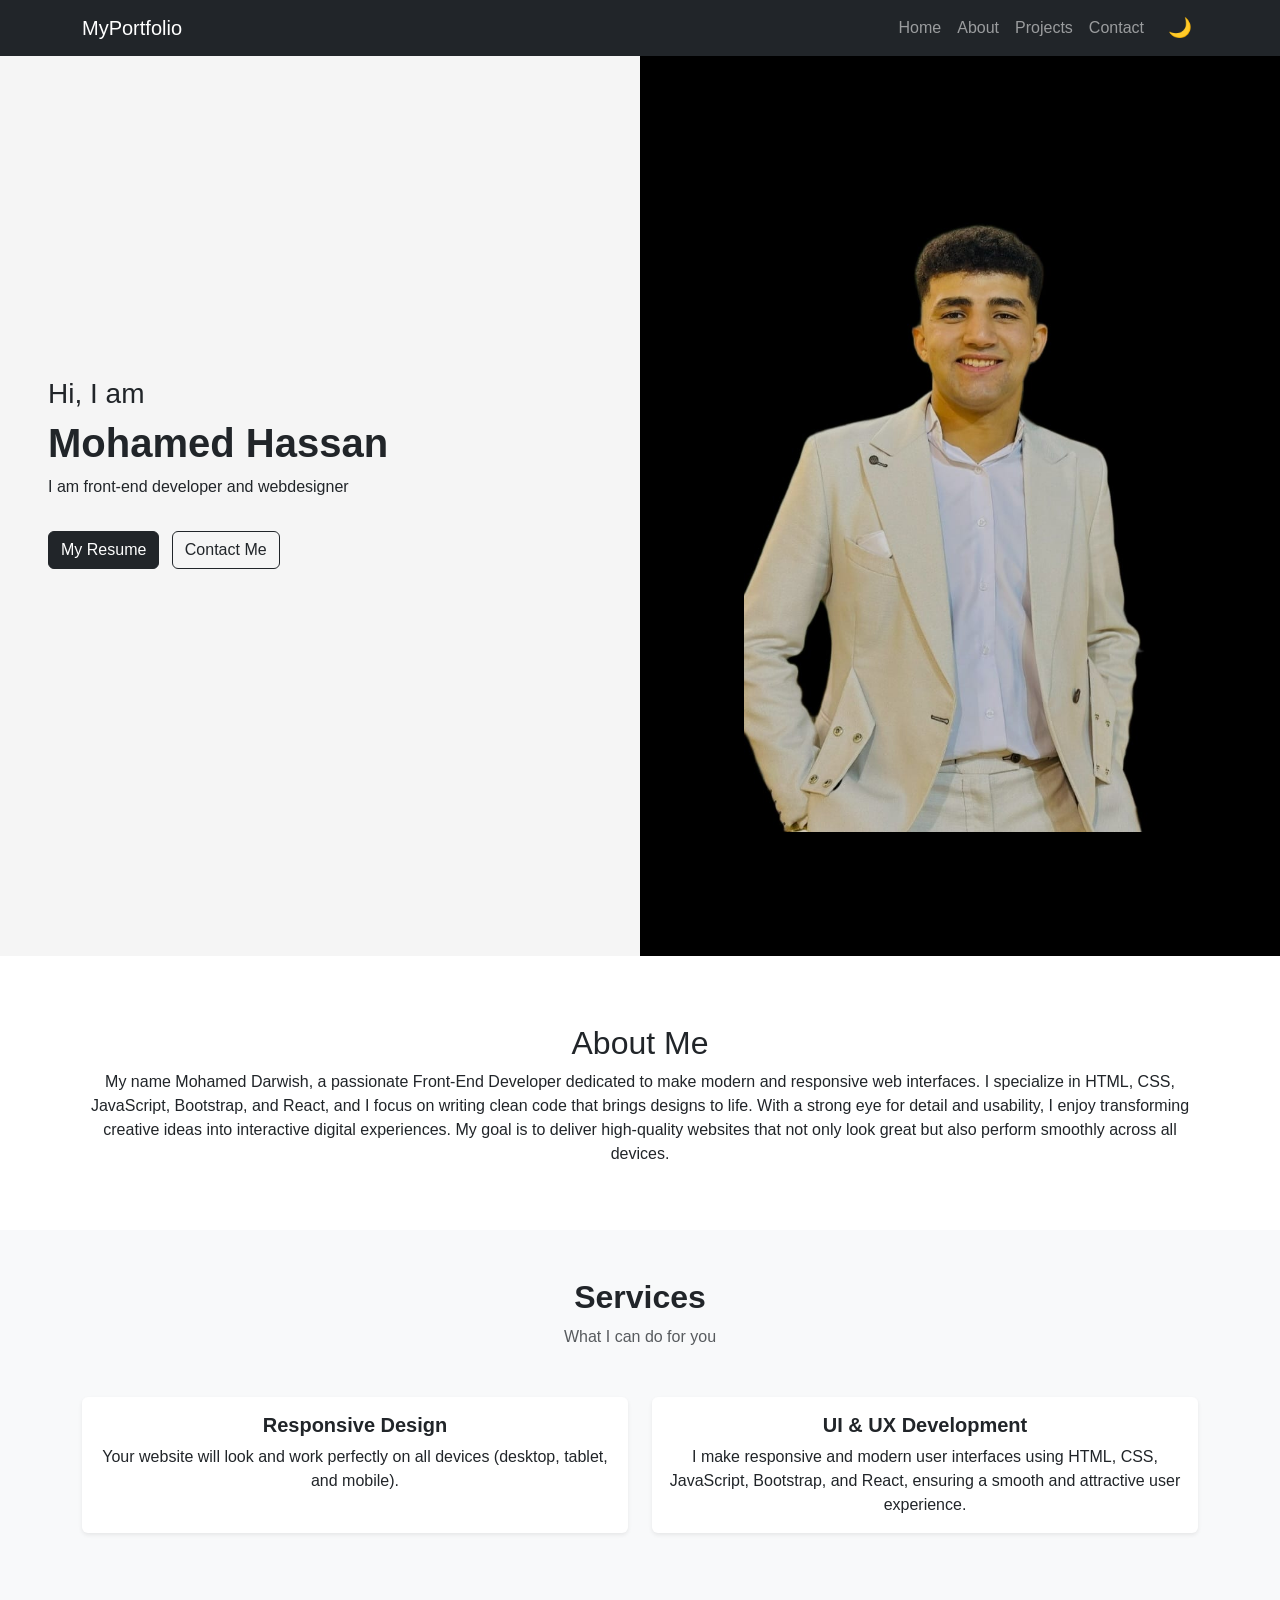
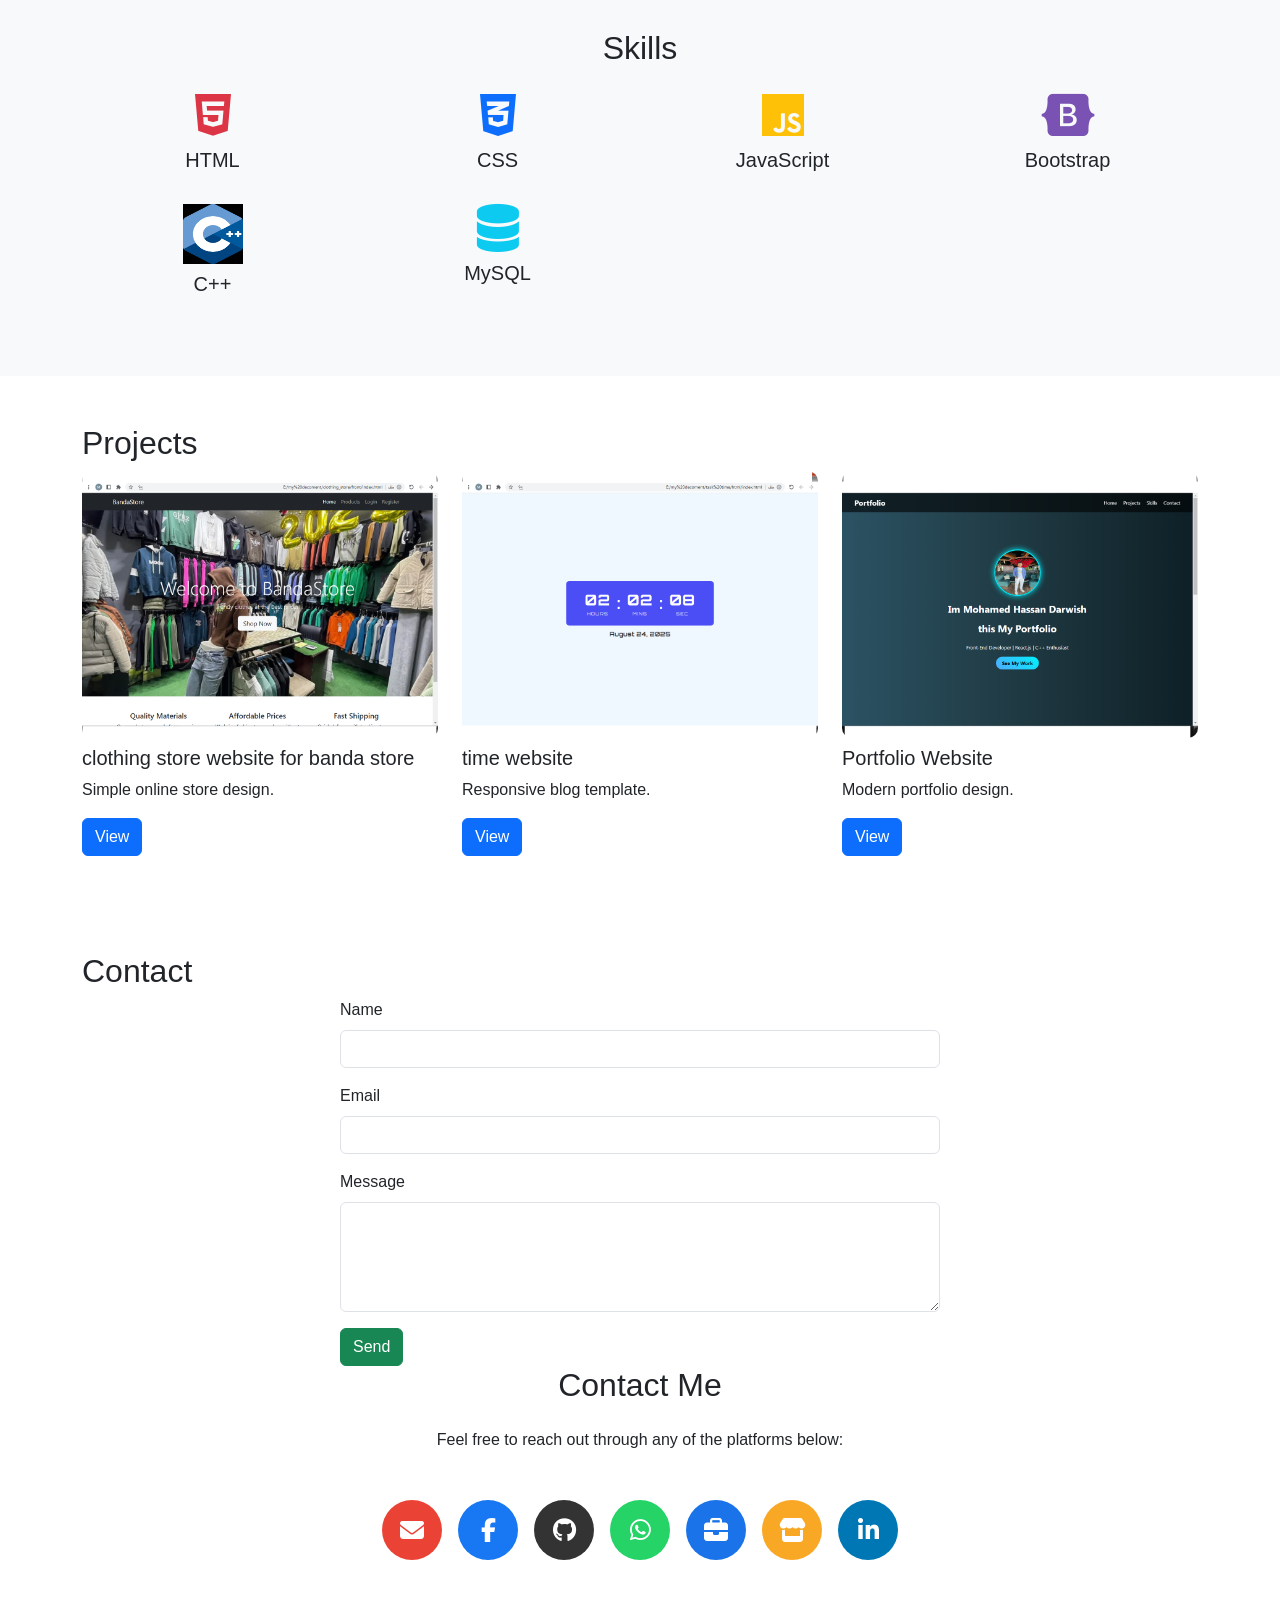
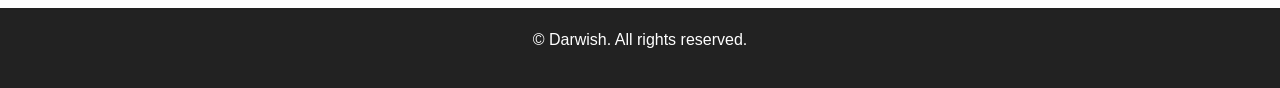
<file: index.html>
<!DOCTYPE html>
<html lang="en">
<head>
  <meta charset="UTF-8" />
  <meta name="viewport" content="width=device-width, initial-scale=1.0" />
  <title>Portfolio Darwish </title>
  <link rel="stylesheet" href="https://cdnjs.cloudflare.com/ajax/libs/font-awesome/6.4.0/css/all.min.css">
  <link href="https://cdn.jsdelivr.net/npm/bootstrap@5.3.0/dist/css/bootstrap.min.css" rel="stylesheet">
  <link rel="stylesheet" href="../css/style.css">
</head>
<body>

 <!-- Navbar -->
<nav class="navbar navbar-expand-lg navbar-dark bg-dark">
  <div class="container">
    <a class="navbar-brand" href="#">MyPortfolio</a>
    <button class="navbar-toggler" type="button" data-bs-toggle="collapse" data-bs-target="#navbarNav"
      aria-controls="navbarNav" aria-expanded="false" aria-label="Toggle navigation">
      <span class="navbar-toggler-icon"></span>
    </button>
    <div class="collapse navbar-collapse" id="navbarNav">
      <ul class="navbar-nav ms-auto">
        <li class="nav-item"><a class="nav-link" href="#home">Home</a></li>
        <li class="nav-item"><a class="nav-link" href="#about">About</a></li>
        <li class="nav-item"><a class="nav-link" href="#projects">Projects</a></li>
        <li class="nav-item"><a class="nav-link" href="#contact">Contact</a></li>
      </ul>
      <button id="themeToggle" class="theme-toggle">🌙</button>
    </div>
  </div>
</nav>

<!-- Home Section -->
<section id="home" class="d-flex align-items-center">
  <div class="container-fluid">
    <div class="row">
      <!-- Left Side (Text) -->
      <div class="col-md-6 d-flex flex-column justify-content-center p-5 text-dark left-side">
        <h3>Hi, I am</h3>
        <h1 class="fw-bold">Mohamed Hassan</h1>
        <p>I am front-end developer and webdesigner</p>
        <div class="mt-3">
          <a href="https://drive.google.com/file/d/12m2w_j2RHR8ENNpghXW5mYnGNS5TeDXA/view?usp=drive_link" class="btn btn-dark me-2">My Resume</a>
          <a href="#contact" class="btn btn-outline-dark">Contact Me</a>
        </div>
        <div class="mt-4">
          <a href="#"><i class="bi bi-facebook fs-3 me-3"></i></a>
          <a href="#"><i class="bi bi-whatsapp fs-3 me-3"></i></a>
          <a href="#"><i class="bi bi-linkedin fs-3"></i></a>
        </div>
      </div>

      <!-- Right Side (Image) -->
      <div class="col-md-6 d-flex justify-content-center align-items-center right-side">
        <img src="../img/WhatsApp Image 2025-09-18 at 6.14.49 PM.jpeg" alt="My Photo" class="img-fluid">
      </div>
    </div>
  </div>
</section>



  <!-- About -->
  <section id="about" class="container py-5 text-center">
    <h2 class="section-title">About Me</h2>
    <p>
      My name Mohamed Darwish, a passionate Front-End Developer dedicated to make modern and responsive web interfaces. I specialize in HTML, CSS, JavaScript, Bootstrap, and React, and I focus on writing clean code that brings designs to life. With a strong eye for detail and usability, I enjoy transforming creative ideas into interactive digital experiences. My goal is to deliver high-quality websites that not only look great but also perform smoothly across all devices.
    </p>
  </section>

<!-- Services Section -->
<section id="services" class="py-5 bg-light">
  <div class="container">
    <div class="text-center mb-5">
      <h2 class="fw-bold">Services</h2>
      <p class="text-muted">What I can do for you</p>
    </div>
    <div class="row g-4">
      
      <!-- Service 1 -->
      <div class="col-md-6">
        <div class="card h-100 shadow-sm border-0">
          <div class="card-body text-center">
            <i class="bi bi-laptop fs-1 text-primary mb-3"></i>
            <h5 class="card-title fw-bold">Responsive Design</h5>
            <p class="card-text">
              Your website will look and work perfectly on all devices (desktop, tablet, and mobile).
            </p>
          </div>
        </div>
      </div>

      <!-- Service 2 -->
      <div class="col-md-6">
        <div class="card h-100 shadow-sm border-0">
          <div class="card-body text-center">
            <i class="bi bi-code-slash fs-1 text-success mb-3"></i>
            <h5 class="card-title fw-bold">UI & UX Development</h5>
            <p class="card-text">
              I make responsive and modern user interfaces using HTML, CSS, JavaScript, Bootstrap, 
              and React, ensuring a smooth and attractive user experience.
            </p>
          </div>
        </div>
      </div>

    </div>
  </div>
</section>

 <!-- Skills Section -->
<section id="skills" class="py-5 bg-light">
  <div class="container">
    <h2 class="text-center mb-4">Skills</h2>
    <div class="row text-center">

      <!-- HTML -->
      <div class="col-md-3 col-6 mb-4">
        <i class="fab fa-html5 fa-3x text-danger"></i>
        <h5 class="mt-2">HTML</h5>
      </div>

      <!-- CSS -->
      <div class="col-md-3 col-6 mb-4">
        <i class="fab fa-css3-alt fa-3x text-primary"></i>
        <h5 class="mt-2">CSS</h5>
      </div>

      <!-- JavaScript -->
      <div class="col-md-3 col-6 mb-4">
        <i class="fab fa-js fa-3x text-warning"></i>
        <h5 class="mt-2">JavaScript</h5>
      </div>

      <!-- Bootstrap -->
      <div class="col-md-3 col-6 mb-4">
        <i class="fab fa-bootstrap fa-3x text-purple"></i>
        <h5 class="mt-2">Bootstrap</h5>
      </div>

      <!-- C++ -->
      <div class="col-md-3 col-6 mb-4">
        <img src="../img/WhatsApp Image 2025-09-18 at 7.00.42 PM.jpeg" alt="C++" width="60" height="60">
        <h5 class="mt-2">C++</h5>
      </div>

      

      <!-- MySQL -->
      <div class="col-md-3 col-6 mb-4">
        <i class="fas fa-database fa-3x text-info"></i>
        <h5 class="mt-2">MySQL</h5>
      </div>

    </div>
  </div>
</section>



  <!-- Projects -->
  <section id="projects" class="container py-5">
    <h2 class="section-title">Projects</h2>
    <div class="row gy-4">
      <div class="col-md-6 col-lg-4 project-card">
        <img src="../img/bandastore.png" alt="Project 1">
        <h5 class="mt-2">clothing store website for banda store</h5>
        <p>Simple online store design.</p>
        <a href="#" class="btn btn-primary">View</a>
      </div>
      <div class="col-md-6 col-lg-4 project-card">
        <img src="../img/clock.png" alt="Project 2">
        <h5 class="mt-2">time website</h5>
        <p>Responsive blog template.</p>
        <a href="#" class="btn btn-primary">View</a>
      </div>
      <div class="col-md-6 col-lg-4 project-card">
        <img src="../img/portfoilo.png" alt="Project 3">
        <h5 class="mt-2">Portfolio Website</h5>
        <p>Modern portfolio design.</p>
        <a href="#" class="btn btn-primary">View</a>
      </div>
    </div>
  </section>

  <!-- Contact -->
  <section id="contact" class="container py-5">
    <h2 class="section-title">Contact</h2>
    <form class="mx-auto" style="max-width:600px;">
      <div class="mb-3">
        <label for="name" class="form-label">Name</label>
        <input type="text" class="form-control" id="name" required>
      </div>
      <div class="mb-3">
        <label for="email" class="form-label">Email</label>
        <input type="email" class="form-control" id="email" required>
      </div>
      <div class="mb-3">
        <label for="message" class="form-label">Message</label>
        <textarea class="form-control" id="message" rows="4" required></textarea>
      </div>
      <button type="submit" class="btn btn-success">Send</button>
    </form>
    <div class="container text-center">
      <h2 class="mb-4">Contact Me</h2>
      <p class="mb-5">Feel free to reach out through any of the platforms below:</p>
      <div class="d-flex flex-wrap justify-content-center gap-3">
  
        <!-- Email -->
        <a href="mailto:mh2002796@gmail.com" target="_blank" class="contact-icon email">
          <i class="fas fa-envelope"></i>
        </a>
        <!-- Facebook -->
<a href="https://www.facebook.com/share/1B4fSJzFU7/" target="_blank" class="contact-icon facebook">
  <i class="fab fa-facebook-f"></i>
</a>

<!-- GitHub -->
<a href="https://github.com/darwish2212" target="_blank" class="contact-icon github">
  <i class="fab fa-github"></i>
</a>
        
  
        <!-- WhatsApp -->
        <a href="https://wa.me/+201062851049" target="_blank" class="contact-icon whatsapp">
          <i class="fab fa-whatsapp"></i>
        </a>
  
        <!-- Mostaql -->
        <a href="https://mostaql.com/account/profile" target="_blank" class="contact-icon mostaql">
          <i class="fas fa-briefcase"></i>
        </a>
  
        <!-- Khamsat -->
        <a href="https://khamsat.com/user/darwish2005" target="_blank" class="contact-icon khamsat">
          <i class="fas fa-store"></i>
        </a>
  
        <!-- LinkedIn -->
        <a href="https://www.linkedin.com/in/mhmd-7assan-832446377?utm_source=share&utm_campaign=share_via&utm_content=profile&utm_medium=android_app" target="_blank" class="contact-icon linkedin">
          <i class="fab fa-linkedin-in"></i>
        </a>
  
      </div>
    </div>
  </section>


  <!-- Footer -->
  <footer>
    <p>© Darwish. All rights reserved.</p>
  </footer>

  <!-- Bootstrap JS + Custom JS -->
  <script src="https://cdn.jsdelivr.net/npm/bootstrap@5.3.0/dist/js/bootstrap.bundle.min.js"></script>
  <script src="../js/main.js"></script>
</body>
</html>
</file>
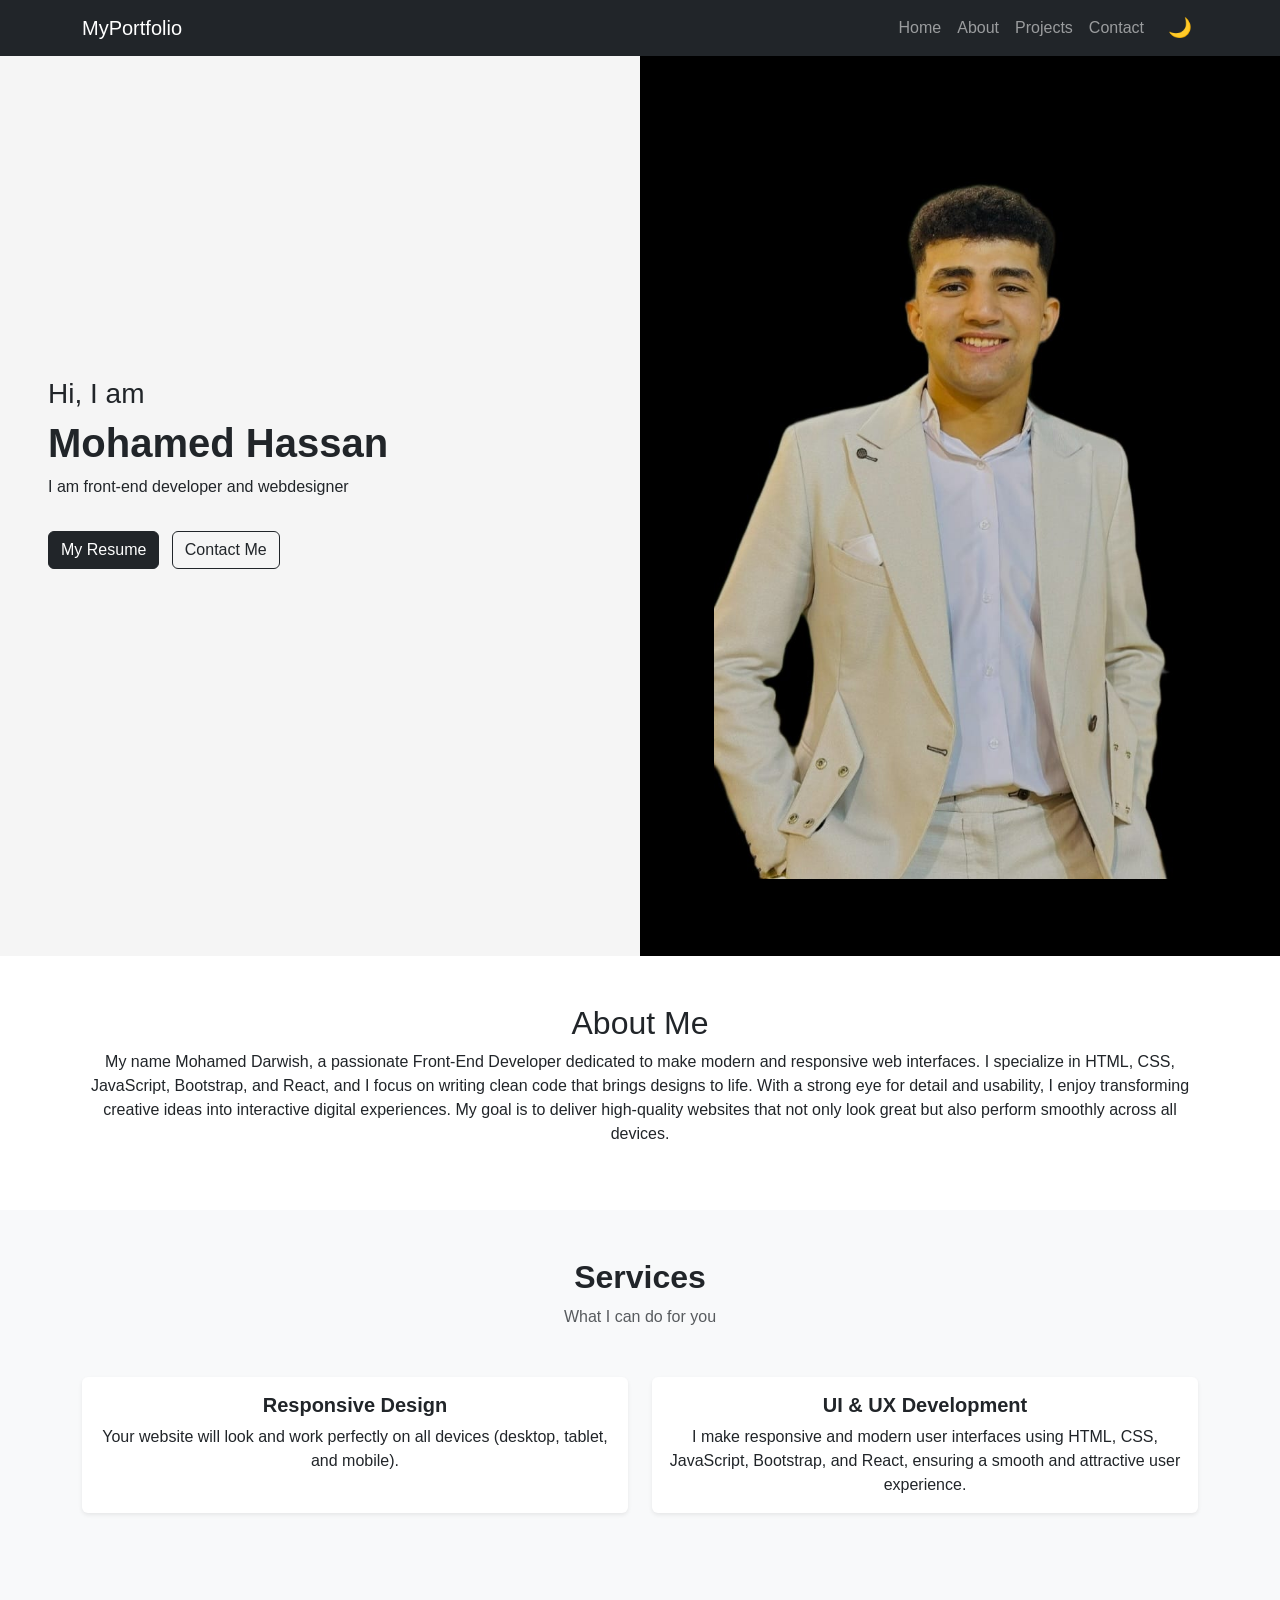
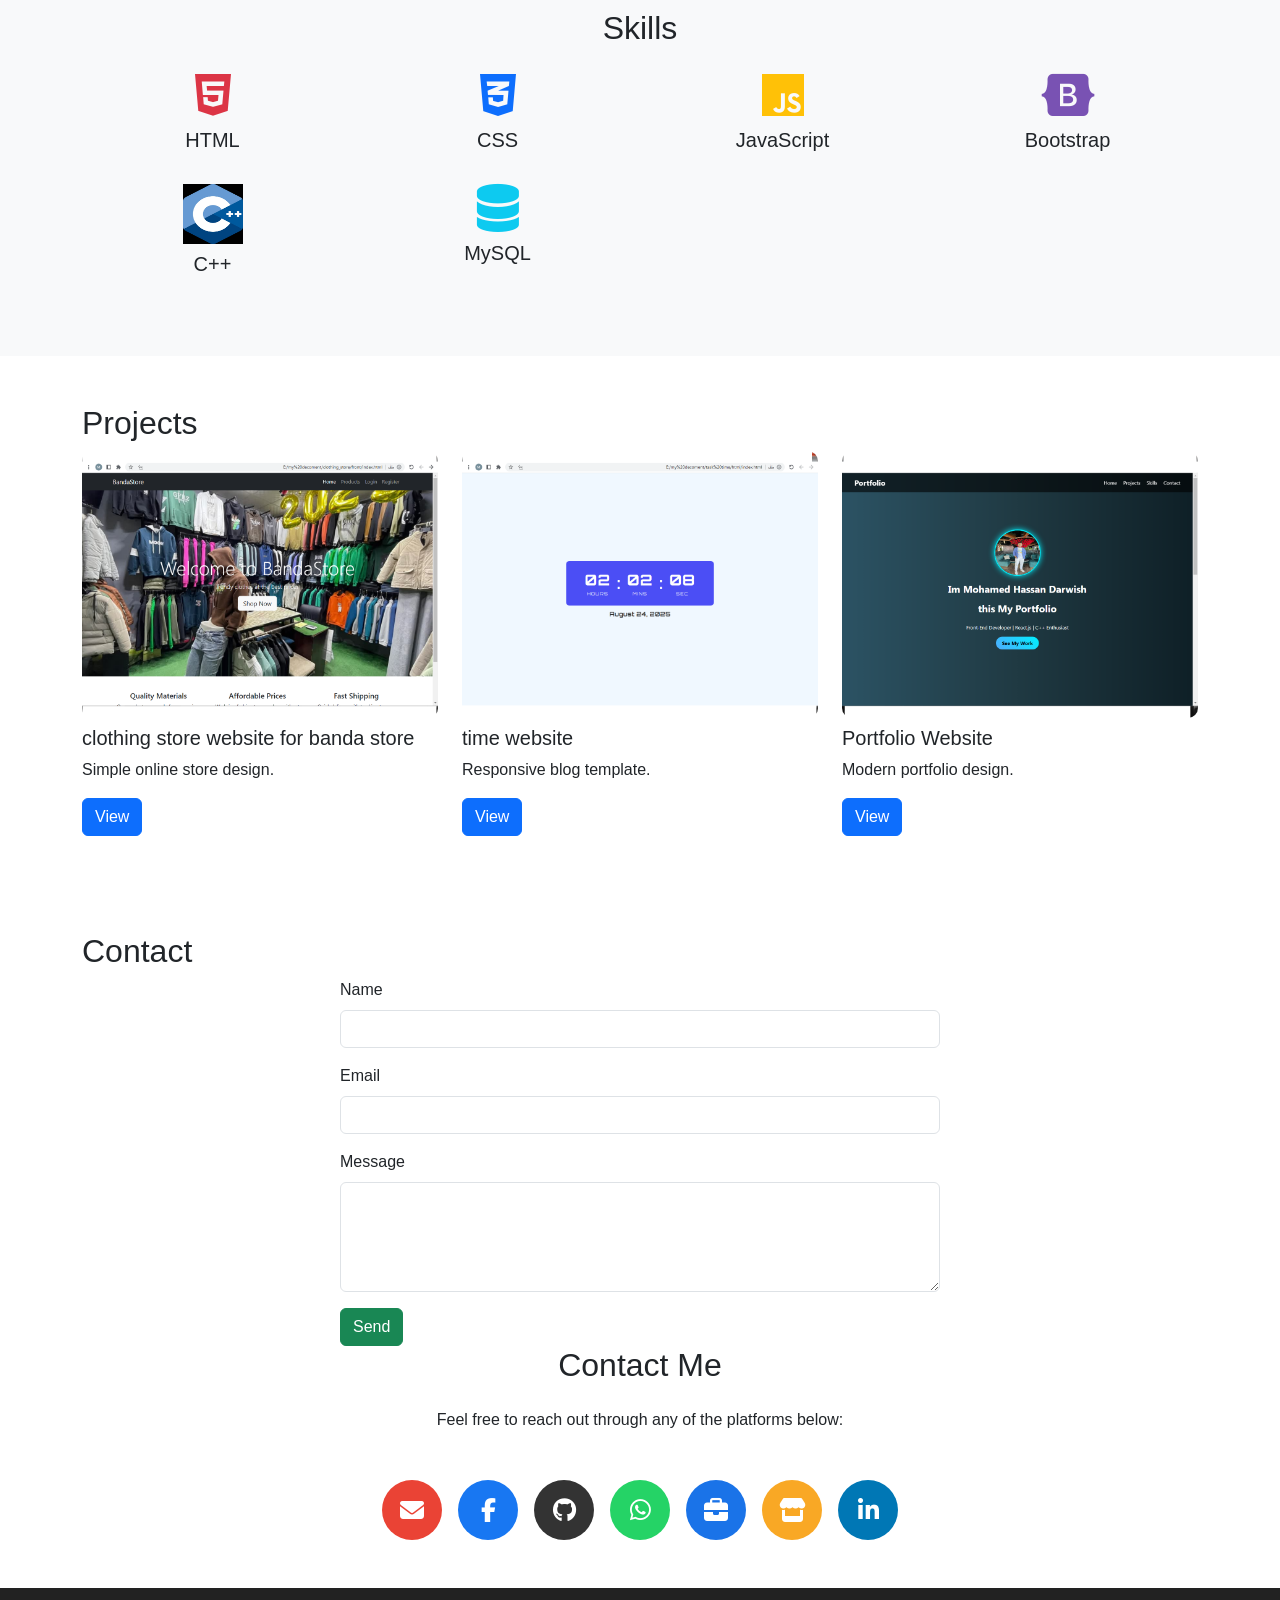
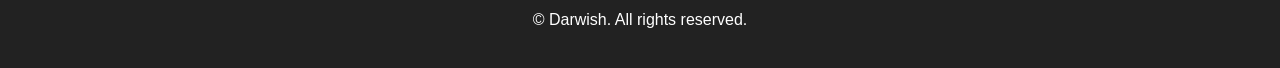
<file: Mohamed hassan portfolio/html/portfolio.html>
<!DOCTYPE html>
<html lang="en">
<head>
  <meta charset="UTF-8" />
  <meta name="viewport" content="width=device-width, initial-scale=1.0" />
  <title>My Portfolio</title>
  <link rel="stylesheet" href="https://cdnjs.cloudflare.com/ajax/libs/font-awesome/6.4.0/css/all.min.css">
  <link href="https://cdn.jsdelivr.net/npm/bootstrap@5.3.0/dist/css/bootstrap.min.css" rel="stylesheet">
  <link rel="stylesheet" href="../css/style.css">
</head>
<body>

 <!-- Navbar -->
<nav class="navbar navbar-expand-lg navbar-dark bg-dark">
  <div class="container">
    <a class="navbar-brand" href="#">MyPortfolio</a>
    <button class="navbar-toggler" type="button" data-bs-toggle="collapse" data-bs-target="#navbarNav"
      aria-controls="navbarNav" aria-expanded="false" aria-label="Toggle navigation">
      <span class="navbar-toggler-icon"></span>
    </button>
    <div class="collapse navbar-collapse" id="navbarNav">
      <ul class="navbar-nav ms-auto">
        <li class="nav-item"><a class="nav-link" href="#home">Home</a></li>
        <li class="nav-item"><a class="nav-link" href="#about">About</a></li>
        <li class="nav-item"><a class="nav-link" href="#projects">Projects</a></li>
        <li class="nav-item"><a class="nav-link" href="#contact">Contact</a></li>
      </ul>
      <button id="themeToggle" class="theme-toggle">🌙</button>
    </div>
  </div>
</nav>

<!-- Home Section -->
<section id="home" class="d-flex align-items-center">
  <div class="container-fluid">
    <div class="row">
      <!-- Left Side (Text) -->
      <div class="col-md-6 d-flex flex-column justify-content-center p-5 text-dark left-side">
        <h3>Hi, I am</h3>
        <h1 class="fw-bold">Mohamed Hassan</h1>
        <p>I am front-end developer and webdesigner</p>
        <div class="mt-3">
          <a href="#resume" class="btn btn-dark me-2">My Resume</a>
          <a href="#contact" class="btn btn-outline-dark">Contact Me</a>
        </div>
        <div class="mt-4">
          <a href="#"><i class="bi bi-facebook fs-3 me-3"></i></a>
          <a href="#"><i class="bi bi-whatsapp fs-3 me-3"></i></a>
          <a href="#"><i class="bi bi-linkedin fs-3"></i></a>
        </div>
      </div>

      <!-- Right Side (Image) -->
      <div class="col-md-6 d-flex justify-content-center align-items-center right-side">
        <img src="../img/WhatsApp Image 2025-09-18 at 6.14.49 PM.jpeg" alt="My Photo" class="img-fluid">
      </div>
    </div>
  </div>
</section>



  <!-- About -->
  <section id="about" class="container py-5 text-center">
    <h2 class="section-title">About Me</h2>
    <p>
      My name Mohamed Darwish, a passionate Front-End Developer dedicated to make modern and responsive web interfaces. I specialize in HTML, CSS, JavaScript, Bootstrap, and React, and I focus on writing clean code that brings designs to life. With a strong eye for detail and usability, I enjoy transforming creative ideas into interactive digital experiences. My goal is to deliver high-quality websites that not only look great but also perform smoothly across all devices.
    </p>
  </section>

<!-- Services Section -->
<section id="services" class="py-5 bg-light">
  <div class="container">
    <div class="text-center mb-5">
      <h2 class="fw-bold">Services</h2>
      <p class="text-muted">What I can do for you</p>
    </div>
    <div class="row g-4">
      
      <!-- Service 1 -->
      <div class="col-md-6">
        <div class="card h-100 shadow-sm border-0">
          <div class="card-body text-center">
            <i class="bi bi-laptop fs-1 text-primary mb-3"></i>
            <h5 class="card-title fw-bold">Responsive Design</h5>
            <p class="card-text">
              Your website will look and work perfectly on all devices (desktop, tablet, and mobile).
            </p>
          </div>
        </div>
      </div>

      <!-- Service 2 -->
      <div class="col-md-6">
        <div class="card h-100 shadow-sm border-0">
          <div class="card-body text-center">
            <i class="bi bi-code-slash fs-1 text-success mb-3"></i>
            <h5 class="card-title fw-bold">UI & UX Development</h5>
            <p class="card-text">
              I make responsive and modern user interfaces using HTML, CSS, JavaScript, Bootstrap, 
              and React, ensuring a smooth and attractive user experience.
            </p>
          </div>
        </div>
      </div>

    </div>
  </div>
</section>

 <!-- Skills Section -->
<section id="skills" class="py-5 bg-light">
  <div class="container">
    <h2 class="text-center mb-4">Skills</h2>
    <div class="row text-center">

      <!-- HTML -->
      <div class="col-md-3 col-6 mb-4">
        <i class="fab fa-html5 fa-3x text-danger"></i>
        <h5 class="mt-2">HTML</h5>
      </div>

      <!-- CSS -->
      <div class="col-md-3 col-6 mb-4">
        <i class="fab fa-css3-alt fa-3x text-primary"></i>
        <h5 class="mt-2">CSS</h5>
      </div>

      <!-- JavaScript -->
      <div class="col-md-3 col-6 mb-4">
        <i class="fab fa-js fa-3x text-warning"></i>
        <h5 class="mt-2">JavaScript</h5>
      </div>

      <!-- Bootstrap -->
      <div class="col-md-3 col-6 mb-4">
        <i class="fab fa-bootstrap fa-3x text-purple"></i>
        <h5 class="mt-2">Bootstrap</h5>
      </div>

      <!-- C++ -->
      <div class="col-md-3 col-6 mb-4">
        <img src="../img/WhatsApp Image 2025-09-18 at 7.00.42 PM.jpeg" alt="C++" width="60" height="60">
        <h5 class="mt-2">C++</h5>
      </div>

      

      <!-- MySQL -->
      <div class="col-md-3 col-6 mb-4">
        <i class="fas fa-database fa-3x text-info"></i>
        <h5 class="mt-2">MySQL</h5>
      </div>

    </div>
  </div>
</section>



  <!-- Projects -->
  <section id="projects" class="container py-5">
    <h2 class="section-title">Projects</h2>
    <div class="row gy-4">
      <div class="col-md-6 col-lg-4 project-card">
        <img src="../img/bandastore.png" alt="Project 1">
        <h5 class="mt-2">clothing store website for banda store</h5>
        <p>Simple online store design.</p>
        <a href="#" class="btn btn-primary">View</a>
      </div>
      <div class="col-md-6 col-lg-4 project-card">
        <img src="../img/clock.png" alt="Project 2">
        <h5 class="mt-2">time website</h5>
        <p>Responsive blog template.</p>
        <a href="#" class="btn btn-primary">View</a>
      </div>
      <div class="col-md-6 col-lg-4 project-card">
        <img src="../img/portfoilo.png" alt="Project 3">
        <h5 class="mt-2">Portfolio Website</h5>
        <p>Modern portfolio design.</p>
        <a href="#" class="btn btn-primary">View</a>
      </div>
    </div>
  </section>

  <!-- Contact -->
  <section id="contact" class="container py-5">
    <h2 class="section-title">Contact</h2>
    <form class="mx-auto" style="max-width:600px;">
      <div class="mb-3">
        <label for="name" class="form-label">Name</label>
        <input type="text" class="form-control" id="name" required>
      </div>
      <div class="mb-3">
        <label for="email" class="form-label">Email</label>
        <input type="email" class="form-control" id="email" required>
      </div>
      <div class="mb-3">
        <label for="message" class="form-label">Message</label>
        <textarea class="form-control" id="message" rows="4" required></textarea>
      </div>
      <button type="submit" class="btn btn-success">Send</button>
    </form>
    <div class="container text-center">
      <h2 class="mb-4">Contact Me</h2>
      <p class="mb-5">Feel free to reach out through any of the platforms below:</p>
      <div class="d-flex flex-wrap justify-content-center gap-3">
  
        <!-- Email -->
        <a href="mailto:mh2002796@gmail.com" target="_blank" class="contact-icon email">
          <i class="fas fa-envelope"></i>
        </a>
        <!-- Facebook -->
<a href="https://www.facebook.com/share/1B4fSJzFU7/" target="_blank" class="contact-icon facebook">
  <i class="fab fa-facebook-f"></i>
</a>

<!-- GitHub -->
<a href="https://github.com/darwish2212" target="_blank" class="contact-icon github">
  <i class="fab fa-github"></i>
</a>
        
  
        <!-- WhatsApp -->
        <a href="https://wa.me/+201062851049" target="_blank" class="contact-icon whatsapp">
          <i class="fab fa-whatsapp"></i>
        </a>
  
        <!-- Mostaql -->
        <a href="https://mostaql.com/account/profile" target="_blank" class="contact-icon mostaql">
          <i class="fas fa-briefcase"></i>
        </a>
  
        <!-- Khamsat -->
        <a href="https://khamsat.com/user/darwish2005" target="_blank" class="contact-icon khamsat">
          <i class="fas fa-store"></i>
        </a>
  
        <!-- LinkedIn -->
        <a href="https://www.linkedin.com/in/mhmd-7assan-832446377?utm_source=share&utm_campaign=share_via&utm_content=profile&utm_medium=android_app" target="_blank" class="contact-icon linkedin">
          <i class="fab fa-linkedin-in"></i>
        </a>
  
      </div>
    </div>
  </section>


  <!-- Footer -->
  <footer>
    <p>© Darwish. All rights reserved.</p>
  </footer>

  <!-- Bootstrap JS + Custom JS -->
  <script src="https://cdn.jsdelivr.net/npm/bootstrap@5.3.0/dist/js/bootstrap.bundle.min.js"></script>
  <script src="../js/main.js"></script>
</body>
</html>
</file>
<file: css/style.css>
body {
    font-family: 'Arial', sans-serif;
    scroll-behavior: smooth;
    transition: background 0.3s, color 0.3s;
  }

#home {
  height: 100vh;
  margin-bottom: 20px;
}

.left-side {
  background:whitesmoke;; /* رمادي فاتح */
  min-height: 100vh;
}

.right-side {
  background: #000; /* أسود */
  min-height: 100vh;
}

#home img {
  max-width: 70%;
  height: auto;
}

  
  #services .card {
    transition: transform 0.3s ease;
  }
  
  #services .card:hover {
    transform: translateY(-10px);
  }
  #skills img, 
#skills i {
  transition: transform 0.3s;
}
#skills img:hover,
#skills i:hover {
  transform: scale(1.2);
}
.text-purple {
  color: #7952b3;
}
/* Contact icons style */
.contact-icon {
  display: flex;
  align-items: center;
  justify-content: center;
  width: 60px;
  height: 60px;
  border-radius: 50%;
  color: #fff;
  font-size: 24px;
  transition: transform 0.3s, background 0.3s;
  text-decoration: none;
}

/* Colors per platform */
.contact-icon.email { background: #ea4335; }     /* Gmail Red */
.contact-icon.whatsapp { background: #25d366; } /* WhatsApp Green */
.contact-icon.mostaql { background: #1a73e8; }  /* Blue */
.contact-icon.khamsat { background: #f9a825; }  /* Yellowish */
.contact-icon.linkedin { background: #0077b5; } /* LinkedIn Blue */
.contact-icon.facebook { background: #1877f2; } /* Facebook Blue */
.contact-icon.github { background: #333; }      /* GitHub Black */

.contact-icon:hover {
  transform: scale(1.1);
  opacity: 0.9;
}

  .project-card img {
    width: 100%;
    border-radius: 10px;
    transition: transform 0.3s;
  }
  
  .project-card img:hover {
    transform: scale(1.05);
  }
  
  footer {
    background: #222;
    color: white;
    padding: 20px 0;
    text-align: center;
  }
  
  .theme-toggle {
    cursor: pointer;
    border: none;
    background: none;
    font-size: 1.2rem;
    color: white;
    margin-left: 10px;
  }
  
  /* Dark Mode */
  body.dark-mode {
    background-color: #121212;
    color: #eaeaea;
  }
  
  body.dark-mode .navbar {
    background-color: #222 !important;
  }
  
  body.dark-mode footer {
    background-color: #222;
    color: #ccc;
  }
  
  body.dark-mode .card {
    background-color: #1e1e1e;
    color: #eee;
  }
</file>
<file: Mohamed hassan portfolio/css/style.css>
body {
    font-family: 'Arial', sans-serif;
    scroll-behavior: smooth;
    transition: background 0.3s, color 0.3s;
  }

#home {
  height: 100vh;
}

.left-side {
  background:whitesmoke;; /* رمادي فاتح */
  min-height: 100vh;
}

.right-side {
  background: #000; /* أسود */
  min-height: 100vh;
}

#home img {
  max-width: 80%;
  height: auto;
}

  
  #services .card {
    transition: transform 0.3s ease;
  }
  
  #services .card:hover {
    transform: translateY(-10px);
  }
  #skills img, 
#skills i {
  transition: transform 0.3s;
}
#skills img:hover,
#skills i:hover {
  transform: scale(1.2);
}
.text-purple {
  color: #7952b3;
}
/* Contact icons style */
.contact-icon {
  display: flex;
  align-items: center;
  justify-content: center;
  width: 60px;
  height: 60px;
  border-radius: 50%;
  color: #fff;
  font-size: 24px;
  transition: transform 0.3s, background 0.3s;
  text-decoration: none;
}

/* Colors per platform */
.contact-icon.email { background: #ea4335; }     /* Gmail Red */
.contact-icon.whatsapp { background: #25d366; } /* WhatsApp Green */
.contact-icon.mostaql { background: #1a73e8; }  /* Blue */
.contact-icon.khamsat { background: #f9a825; }  /* Yellowish */
.contact-icon.linkedin { background: #0077b5; } /* LinkedIn Blue */
.contact-icon.facebook { background: #1877f2; } /* Facebook Blue */
.contact-icon.github { background: #333; }      /* GitHub Black */

.contact-icon:hover {
  transform: scale(1.1);
  opacity: 0.9;
}

  .project-card img {
    width: 100%;
    border-radius: 10px;
    transition: transform 0.3s;
  }
  
  .project-card img:hover {
    transform: scale(1.05);
  }
  
  footer {
    background: #222;
    color: white;
    padding: 20px 0;
    text-align: center;
  }
  
  .theme-toggle {
    cursor: pointer;
    border: none;
    background: none;
    font-size: 1.2rem;
    color: white;
    margin-left: 10px;
  }
  
  /* Dark Mode */
  body.dark-mode {
    background-color: #121212;
    color: #eaeaea;
  }
  
  body.dark-mode .navbar {
    background-color: #222 !important;
  }
  
  body.dark-mode footer {
    background-color: #222;
    color: #ccc;
  }
  
  body.dark-mode .card {
    background-color: #1e1e1e;
    color: #eee;
  }
</file>
